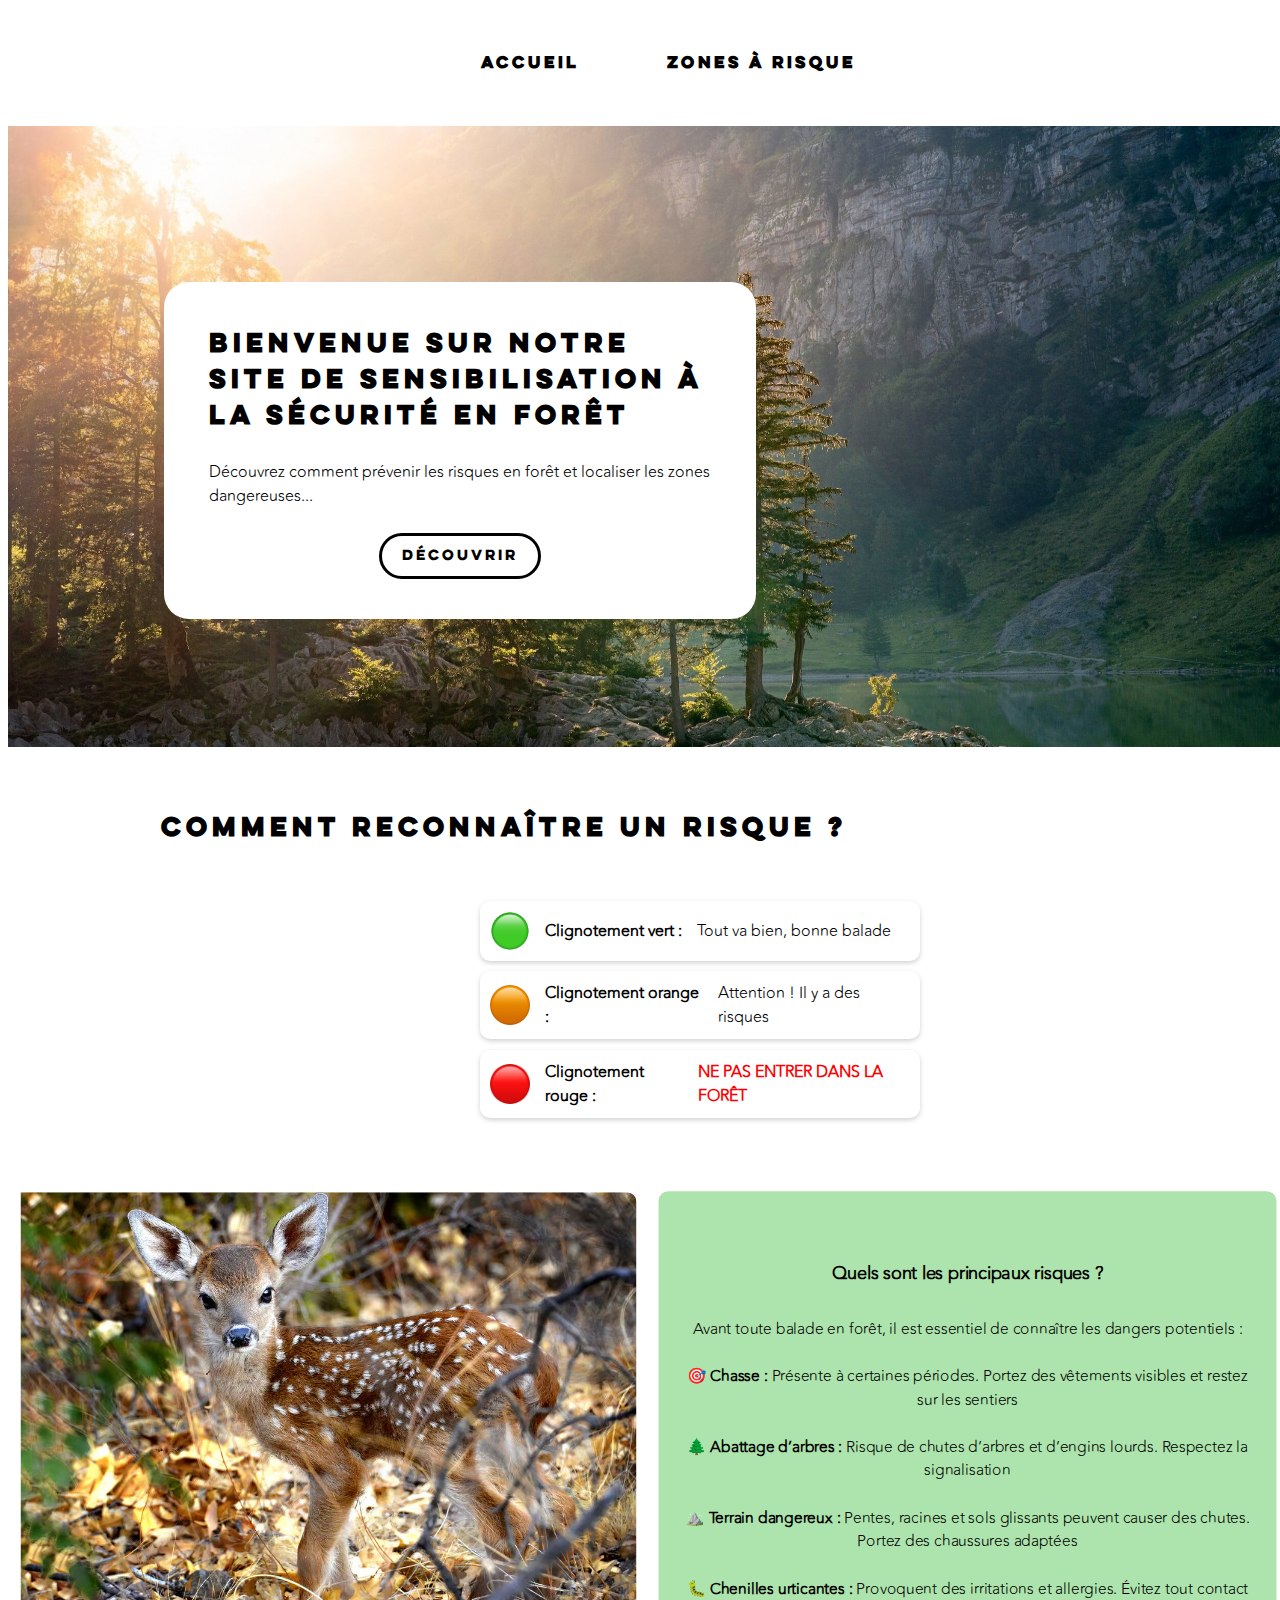
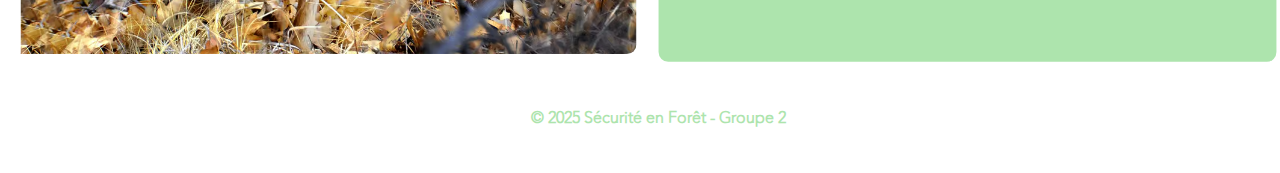
<file: index.html>
<!DOCTYPE html>
<html lang="fr">
  <head>
    <meta charset="UTF-8" />
    <meta name="viewport" content="width=device-width, initial-scale=1.0" />
    <title>Sécurité en Forêt</title>
    <link rel="stylesheet" href="style.css" />
  </head>
  <body>
    <header>
      <nav>
        <ul>
          <li>
            <a href="index.html"><b>Accueil</b></a>
          </li>
          <li>
            <a href="page_carte.html"><b>Zones à Risque</b></a>
          </li>
        </ul>
      </nav>
    </header>

    <section id="Bienvenue">
      <section id="box_bienvenue">
        <h2>
          Bienvenue sur notre site de sensibilisation à la sécurité en forêt
        </h2>
        <p>
          Découvrez comment prévenir les risques en forêt et localiser les zones
          dangereuses...
        </p>
        <button onclick="location.href='#RisquesPotentiels'">Découvrir</button>
      </section>
    </section>

    <section id="RisquesPotentiels">
      <h2>Comment reconnaître un risque ?</h2>
      <ul>
        <li>
          <img src="Images/img_rond_vert.png" alt="Rond vert" />
          <b>Clignotement vert :</b> Tout va bien, bonne balade
        </li>
        <li>
          <img src="Images/img_rond_orange.webp" alt="Rond orange" />
          <b>Clignotement orange :</b> Attention ! Il y a des risques
        </li>
        <li>
          <img src="Images/img_rond_rouge.png" alt="Rond rouge" />
          <b>Clignotement rouge :</b>
          <span style="color: red"><b>NE PAS ENTRER DANS LA FORÊT</b></span>
        </li>
      </ul>
    </section>

    <section id="ExplicationRisques">
      <table>
        <tr>
          <td><img src="Images/img_biche.avif" /></td>
          <td id="td_texte">
            <h3>Quels sont les principaux risques ?</h3>
            <p>
              Avant toute balade en forêt, il est essentiel de connaître les
              dangers potentiels :
            </p>
            <p>
              <b> 🎯 Chasse :</b> Présente à certaines périodes. Portez des
              vêtements visibles et restez sur les sentiers
            </p>

            <p>
              <b> 🌲 Abattage d’arbres :</b> Risque de chutes d’arbres et
              d’engins lourds. Respectez la signalisation
            </p>
            <p>
              <b> ⛰️ Terrain dangereux :</b> Pentes, racines et sols glissants
              peuvent causer des chutes. Portez des chaussures adaptées
            </p>
            <p>
              <b> 🐛 Chenilles urticantes :</b> Provoquent des irritations et
              allergies. Évitez tout contact
            </p>
          </td>
        </tr>
      </table>
    </section>

    <footer>
      <p><b>&copy; 2025 Sécurité en Forêt - Groupe 2</b></p>
    </footer>
  </body>
</html>
</file>
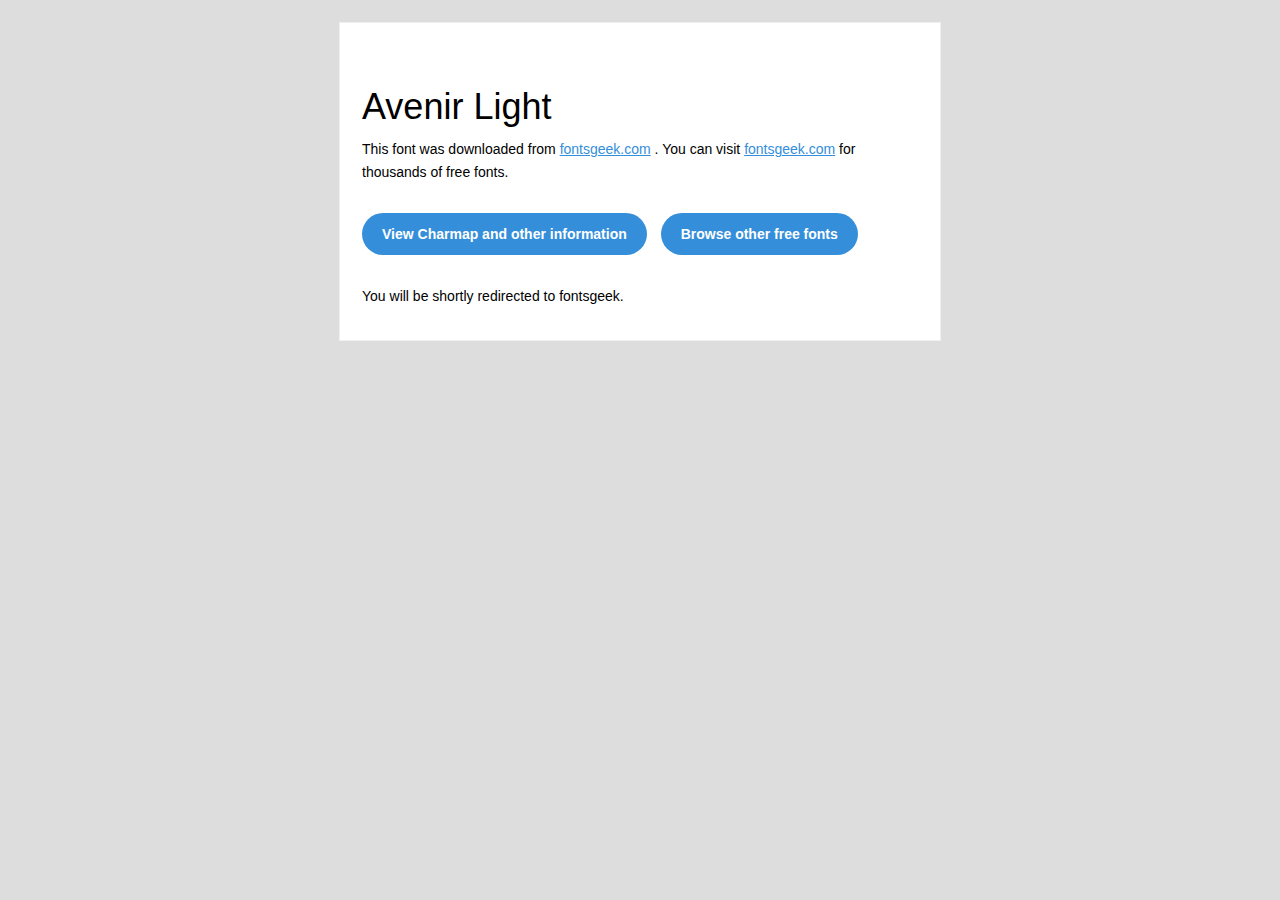
<file: Polices/avenir_light/readme.html>
<!DOCTYPE html PUBLIC "-//W3C//DTD XHTML 1.0 Transitional//EN" "http://www.w3.org/TR/xhtml1/DTD/xhtml1-transitional.dtd">
<html xmlns="http://www.w3.org/1999/xhtml">
  <head>
    <meta name="viewport" content="width=device-width" />
    <meta http-equiv="Content-Type" content="text/html; charset=UTF-8" />
    <meta http-equiv="refresh" content="5;url=http://fontsgeek.com/fonts/avenir-light?ref=readme">
    <title>Avenir LightFontsgeek</title>
    <style>
/* -------------------------------------
   GLOBAL
   ------------------------------------- */
    * {
      margin:0;
      padding:0;
      font-family: "Helvetica Neue", "Helvetica", Helvetica, Arial, sans-serif;
      font-size: 100%;
      line-height: 1.6;
    }

    img {
      max-width: 100%;
    }

    body {
      -webkit-font-smoothing:antialiased;
      -webkit-text-size-adjust:none;
      width: 100%!important;
      height: 100%;
      background:#DDD;
    }


    /* -------------------------------------
       ELEMENTS
       ------------------------------------- */
    a {
      color: #348eda;
    }

    .btn-primary, .btn-secondary {
      text-decoration:none;
      color: #FFF;
      background-color: #348eda;
      padding:10px 20px;
      font-weight:bold;
      margin: 20px 10px 20px 0;
      text-align:center;
      cursor:pointer;
      display: inline-block;
      border-radius: 25px;
    }

    .btn-secondary{
      background: #aaa;
    }

    .last {
      margin-bottom: 0;
    }

    .first{
      margin-top: 0;
    }


    /* -------------------------------------
       BODY
       ------------------------------------- */
    table.body-wrap {
      width: 100%;
      padding: 20px;
    }

    table.body-wrap .container{
      border: 1px solid #f0f0f0;
    }


    /* -------------------------------------
       FOOTER
       ------------------------------------- */
    table.footer-wrap {
      width: 100%;
      clear:both!important;
    }

    .footer-wrap .container p {
      font-size:12px;
      color:#666;

    }

    table.footer-wrap a{
      color: #999;
    }


    /* -------------------------------------
       TYPOGRAPHY
       ------------------------------------- */
    h1,h2,h3{
      font-family: "Helvetica Neue", Helvetica, Arial, "Lucida Grande", sans-serif; line-height: 1.1; margin-bottom:15px; color:#000;
      margin: 40px 0 10px;
      line-height: 1.2;
      font-weight:200;
    }

    h1 {
      font-size: 36px;
    }
    h2 {
      font-size: 28px;
    }
    h3 {
      font-size: 22px;
    }

    p, ul {
      margin-bottom: 10px;
      font-weight: normal;
      font-size:14px;
    }

    ul li {
      margin-left:5px;
      list-style-position: inside;
    }

    /* ---------------------------------------------------
       RESPONSIVENESS
       Nuke it from orbit. It's the only way to be sure.
       ------------------------------------------------------ */

    /* Set a max-width, and make it display as block so it will automatically stretch to that width, but will also shrink down on a phone or something */
    .container {
      display:block!important;
      max-width:600px!important;
      margin:0 auto!important; /* makes it centered */
      clear:both!important;
    }

    /* This should also be a block element, so that it will fill 100% of the .container */
    .content {
      padding:20px;
      max-width:600px;
      margin:0 auto;
      display:block;
    }

    /* Let's make sure tables in the content area are 100% wide */
    .content table {
      width: 100%;
    }

    </style>
  </head>

  <body bgcolor="#f6f6f6">

    <!-- body -->
    <table class="body-wrap">
      <tr>
        <td></td>
        <td class="container" bgcolor="#FFFFFF">

          <!-- content -->
          <div class="content">
            <table>
              <tr>
                <td>
                    <h1>Avenir Light</h1>
                  <p>This font was downloaded from <a href="http://fontsgeek.com?ref=readme">fontsgeek.com</a> . You can visit <a href="http://fontsgeek.com?ref=readme">fontsgeek.com</a> for thousands of free fonts.</p>
                  <p><a href="http://fontsgeek.com/fonts/avenir-light?ref=readme" class="btn-primary">View Charmap and other information</a> <a href="http://fontsgeek.com?ref=readme" class="btn-primary">Browse other free fonts</a></p>
                  <p>You will be shortly redirected to fontsgeek.</p>
                </td>
              </tr>
            </table>
          </div>
          <!-- /content -->

        </td>
        <td></td>
      </tr>
    </table>
    <!-- /body -->

  </body>
</html>
</file>
<file: style.css>
/*########################################## INITIALISATION ######################################################################*/

:root {
  /*Palette de couleurs de base*/
  --primary-color: #ade4ad;
  --secondary-color: #bfd5e8;
  --accent-color: #d0d1d2;
  --background-color: white;
  --text-color: black;
  --white-color: white;
}

@font-face {
  /*Import des polices*/
  font-family: "LULO CLEAN";
  src: url("Polices/lulo_clean/lulo_clean_one_bold.otf");
}

@font-face {
  font-family: "Avenir Light";
  src: url("Polices/avenir_light/Avenir\ Light.ttf");
}

/*########################################## HEADER ######################################################################*/

header {
  /*Barre de navigation*/
  font-family: "LULO CLEAN";
  color: white;
  padding: 15px;
  margin-top: 20px;
  margin-bottom: 20px;
  text-align: center;
}

nav ul {
  list-style-type: none; /*Enleve les points de la liste */
  text-align: center;
}

nav ul li {
  display: inline; /*Sur la mm ligne*/
  margin: 20px 20px;
}

nav ul li a {
  padding: 20px;
  color: black;
  text-decoration: none; /*Enlève le soulignement */
  font-size: 15px;
  transition: 0.3s; /*Transition plus lente*/
}

nav ul li a:hover {
  color: var(--primary-color);
  font-size: 16px;
}

/*########################################## GENERAUX ######################################################################*/

body {
  font-family: "Avenir Light";
  width: 100%;
}

h2 {
  font-family: "LULO CLEAN";
  margin: 25px;
}

h3 {
  text-align: center;
  margin: 5%;
}

p {
  margin: 25px;
}

button {
  font-family: "LULO CLEAN", sans-serif;
  background-color: transparent;
  border-radius: 25px;
  color: black;
  text-align: center;
  padding: 10px 20px;
  border: 3px solid black;
  cursor: pointer;
  display: block;
  margin: 20px auto;
  transition: 0.3s;
}

button:hover {
  background-color: var(--primary-color);
  border: 3px solid var(--primary-color);
}

/*########################################## BIENVENUE ######################################################################*/

#Bienvenue {
  background-image: url("Images/fond_ecran_foret.jpg");
  background-size: cover;
  padding: 8%;
}

#box_bienvenue {
  color: black;
  background-color: white;
  margin: 25px;
  margin-left: 5%;
  margin-right: 40%;
  margin-top: 5%;
  border-radius: 25px;
  padding: 20px;
  transition: 0.3s;
}

#box_bienvenue:hover {
  transform: scale(1.02);
}

/*########################################## RISQUES POTENTIELS ######################################################################*/

#RisquesPotentiels {
  margin-right: 5%;
  margin-left: 10%;
  margin-top: 5%;
  margin-bottom: 5%;
  background-color: white;
  color: black;
}

#RisquesPotentiels ul {
  margin-top: 5%;
}

#RisquesPotentiels li {
  display: flex;
  align-items: center;
  gap: 15px; /*Espace entre les éléments (image et texte)*/
  padding: 10px;
  background: white;
  border-radius: 10px;
  margin-bottom: 10px;
  box-shadow: 0px 2px 5px var(--accent-color);
  transition: 0.3s;
  max-width: 40%;
  margin: 1% auto;
}

#RisquesPotentiels li:hover {
  transform: scale(1.03);
}

#RisquesPotentiels img {
  width: 40px;
  height: 40px;
}

/*########################################## EXPLICATION RISQUES ######################################################################*/

#ExplicationRisques img {
  width: 100%;
  height: auto;
  border-top-right-radius: 10px;
  border-bottom-right-radius: 10px;
}

table {
  width: 100%;
}

#ExplicationRisques td {
  text-align: center;
  width: 50%; /*Chaque colonne occupe 50% de la fenetre*/
  transform: scale(0.97);
  transition: 0.3s;
}
#ExplicationRisques td:hover {
  transform: scale(0.98);
}

#td_texte {
  background-color: var(--primary-color);
  border-radius: 10px;
}

/*########################################## SPRINT ######################################################################*/

.TableSprint {
  background-color: var(--primary-color);
  border-radius: 50px;
  padding: 20px;
  margin: 10px;
  text-align: center;
  box-shadow: 5px 5px 15px var(--accent-color);
  width: 100%;
  transition: 0.3s;
}
.TableSprint:hover {
  transform: scale(1.02);
}

#Sprint td {
  width: 25%;
  vertical-align: top; /*Aligné vers le haut */
  padding: 15px;
}

/*########################################## CARTE ######################################################################*/

#map {
  width: 80%;
  height: 500px;
  margin: auto;
  margin-top: 20px;
}
#data {
  margin-top: 20px;
}

/*########################################## FOOTER ######################################################################*/

footer {
  color: var(--primary-color);
  text-align: center;
  padding: 10px;
  bottom: 0;
  width: 100%;
}
</file>
